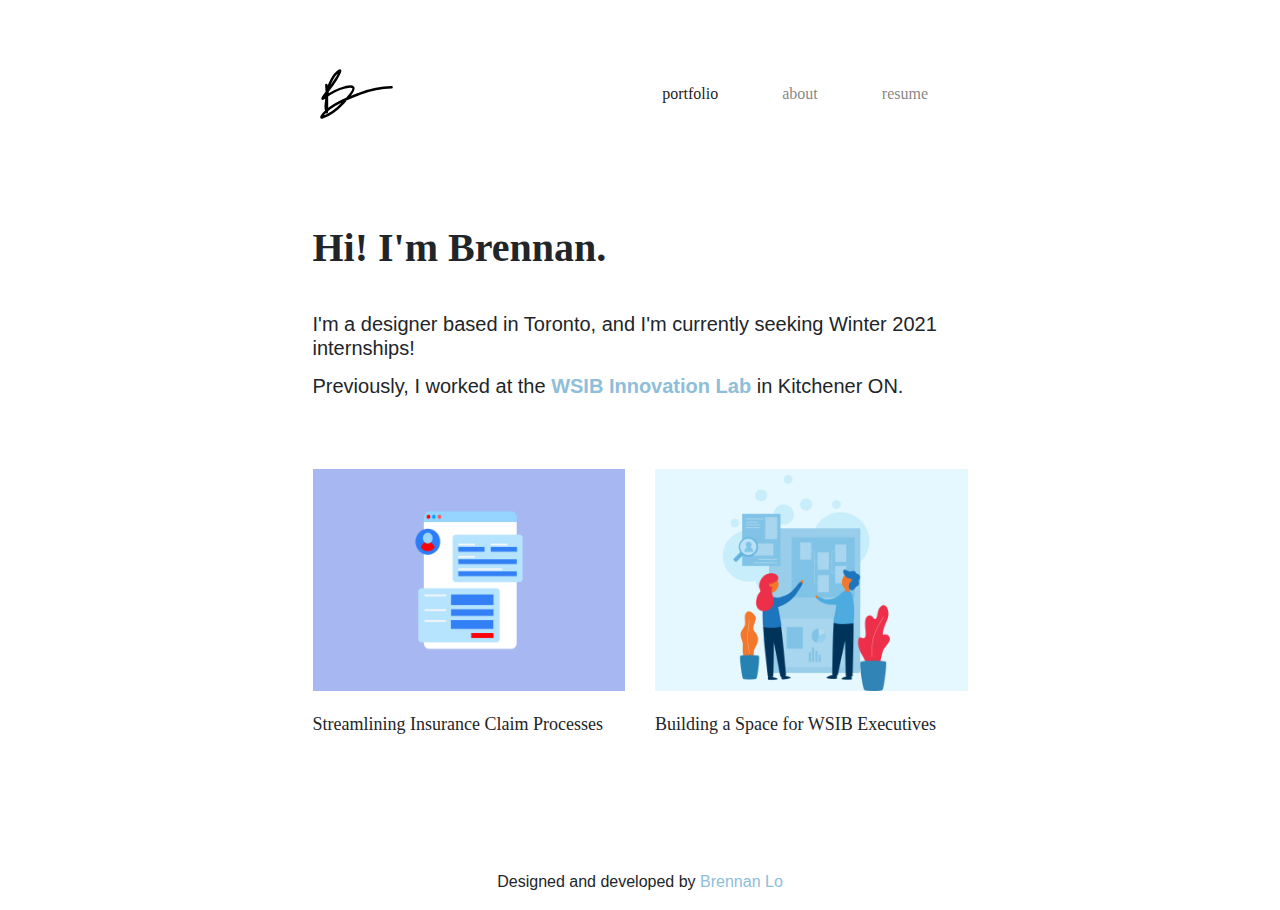
<file: index.html>
<!doctype html>
<html lang="en">
  <head>
    <!-- Required meta tags -->
    <meta charset="utf-8">
    <meta name="viewport" content="width=device-width, initial-scale=1, shrink-to-fit=no">

    <!-- Bootstrap CSS -->
    <link rel="stylesheet" href="https://stackpath.bootstrapcdn.com/bootstrap/4.3.1/css/bootstrap.min.css" integrity="sha384-ggOyR0iXCbMQv3Xipma34MD+dH/1fQ784/j6cY/iJTQUOhcWr7x9JvoRxT2MZw1T" crossorigin="anonymous">
    <link rel="stylesheet" href="style.css">
    <link rel="icon" href="./images/Group 634.png">
    <title>brennan lo</title>
  </head>
  <body>
    <nav class="navbar navbar-expand-lg navbar-light">
      <a class="navbar-brand" href="about.html"><img class="b-logo" src="./images/b logo.svg"></a>
      <button class="navbar-toggler" type="button" data-toggle="collapse" data-target="#navbarNav" aria-controls="navbarNav" aria-expanded="false" aria-label="Toggle navigation">
        <span class="navbar-toggler-icon"></span>
      </button>
      <div class="collapse navbar-collapse" id="navbarNav">
        <div class="mr-auto"></div>
        <ul class="navbar-nav">
          <li class="nav-item active">
            <a class="nav-link" href="index.html">portfolio</a>
          </li>
         <li class="nav-item"> 
            <a class="nav-link" href="about.html">about</a>
          </li>
          <li class="nav-item">
            <a class="nav-link" href="Resume 2020.pdf" target="_blank">resume</a>
          </li>
        </ul>
      </div>
    </nav>

    
      <div class="container-fluid">
        <div class="row hero">
            <h1 class="my-name">Hi! I'm Brennan.</h1>
        </div>
        <div class="row intro">
           <h5 class="blurb">I'm a designer based in Toronto, and I'm currently seeking Winter 2021 internships!</h5>
           <h5 class="blurb">Previously, I worked at the <span id="wsibIB">WSIB Innovation Lab</span> in Kitchener ON.</h5>
         </div>

         <div class="row projects">
          <div id="wsibproj1" class="col-6">
            <a href="CSR.html"><img class="proj1" src="./images/CSR Template icon.jpg"></a>
            <h5 id="csrtemp" class="body-text">Streamlining Insurance Claim Processes</h5>
          </div> 
          <div id="wsibproj2" class="col-6">
            <a href="Projects Portfolio.html"><img class="proj1" src="./images/Projects Portfolio icon 2.jpg"></a>
            <h5 id="projport" class="body-text">Building a Space for WSIB Executives</h5>
          </div>
          </div>
        </div> 
        <footer>
          <p id="footer-text">Designed and developed by <span id="footer-name">Brennan Lo</span></p>
      </footer>

    <!-- Optional JavaScript -->
    <!-- jQuery first, then Popper.js, then Bootstrap JS -->

    <script src="https://code.jquery.com/jquery-3.3.1.slim.min.js" integrity="sha384-q8i/X+965DzO0rT7abK41JStQIAqVgRVzpbzo5smXKp4YfRvH+8abtTE1Pi6jizo" crossorigin="anonymous"></script>
    <script src="https://cdnjs.cloudflare.com/ajax/libs/popper.js/1.14.7/umd/popper.min.js" integrity="sha384-UO2eT0CpHqdSJQ6hJty5KVphtPhzWj9WO1clHTMGa3JDZwrnQq4sF86dIHNDz0W1" crossorigin="anonymous"></script>
    <script src="https://stackpath.bootstrapcdn.com/bootstrap/4.3.1/js/bootstrap.min.js" integrity="sha384-JjSmVgyd0p3pXB1rRibZUAYoIIy6OrQ6VrjIEaFf/nJGzIxFDsf4x0xIM+B07jRM" crossorigin="anonymous"></script>
  </body>
</html>
</file>
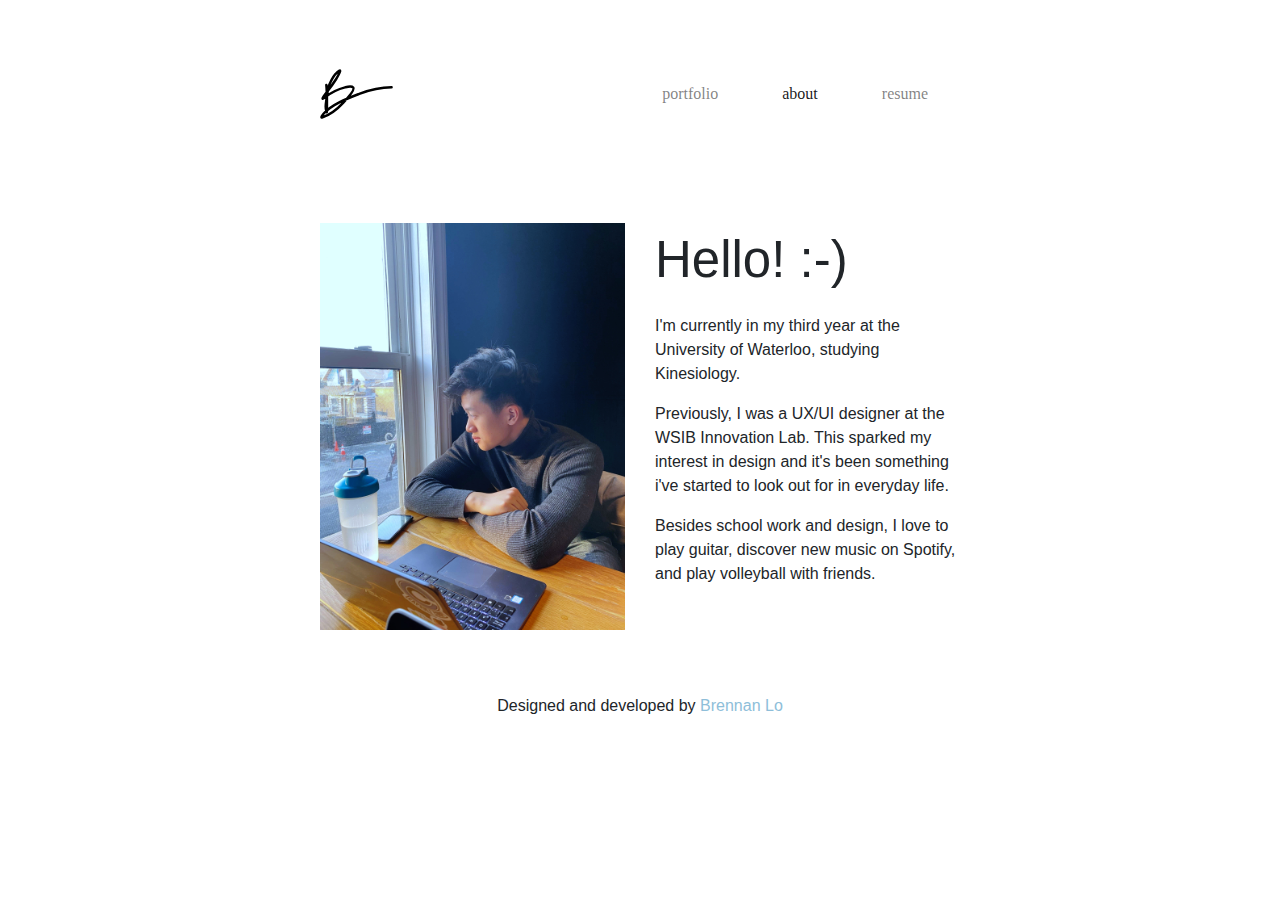
<file: about.html>
<!doctype html>
<html lang="en">
  <head>
    <!-- Required meta tags -->
    <meta charset="utf-8">
    <meta name="viewport" content="width=device-width, initial-scale=1, shrink-to-fit=no">

    <!-- Bootstrap CSS -->
    <link rel="stylesheet" href="https://stackpath.bootstrapcdn.com/bootstrap/4.3.1/css/bootstrap.min.css" integrity="sha384-ggOyR0iXCbMQv3Xipma34MD+dH/1fQ784/j6cY/iJTQUOhcWr7x9JvoRxT2MZw1T" crossorigin="anonymous">
    <link rel="stylesheet" href="style.css">
    <link rel="icon" href="./images/Group 634.png">
    <title>brennan lo</title>
  </head>
  <body>
    <nav class="navbar navbar-expand-lg navbar-light">
      <a class="navbar-brand" href="about.html"><img class="b-logo" src="./images/b logo.svg"></a>
      <button class="navbar-toggler" type="button" data-toggle="collapse" data-target="#navbarNav" aria-controls="navbarNav" aria-expanded="false" aria-label="Toggle navigation">
        <span class="navbar-toggler-icon"></span>
      </button>
      <div class="collapse navbar-collapse" id="navbarNav">
        <div class="mr-auto"></div>
        <ul class="navbar-nav">
          <li class="nav-item">
            <a class="nav-link" href="index.html">portfolio <span class="sr-only">(current)</span></a>
          </li>
         <li class="nav-item active"> 
            <a class="nav-link" href="about.html">about</a>
          </li>
          <li class="nav-item">
            <a class="nav-link" href="Resume 2020.pdf" target="_blank">resume</a>
          </li>
        </ul>
      </div>
    </nav>
    <div class="main-content">
        <div class="row">
            <div class="col-6">
                <img id="me"src="images/about pic.jpg">
            </div>
            <div class="col-6 about-section">
                <h1 class="hello-eyes">Hello! :-)</h1>
                <p class="about-text">I'm currently in my third year at the University of Waterloo, studying Kinesiology. </p>               
                <p class="about-text">Previously, I was a UX/UI designer at the WSIB Innovation Lab. This sparked my interest in design and it's been something i've started to look out for in everyday life.</p>               
                <p class="about-text">Besides school work and design, I love to play guitar, discover new music on Spotify, and play volleyball with friends. </p>               

            </div>
        </div>
    </div>
    <footer>
        <p id="footer-text">Designed and developed by <span id="footer-name">Brennan Lo</span></p>
    </footer>
</body>
</file>
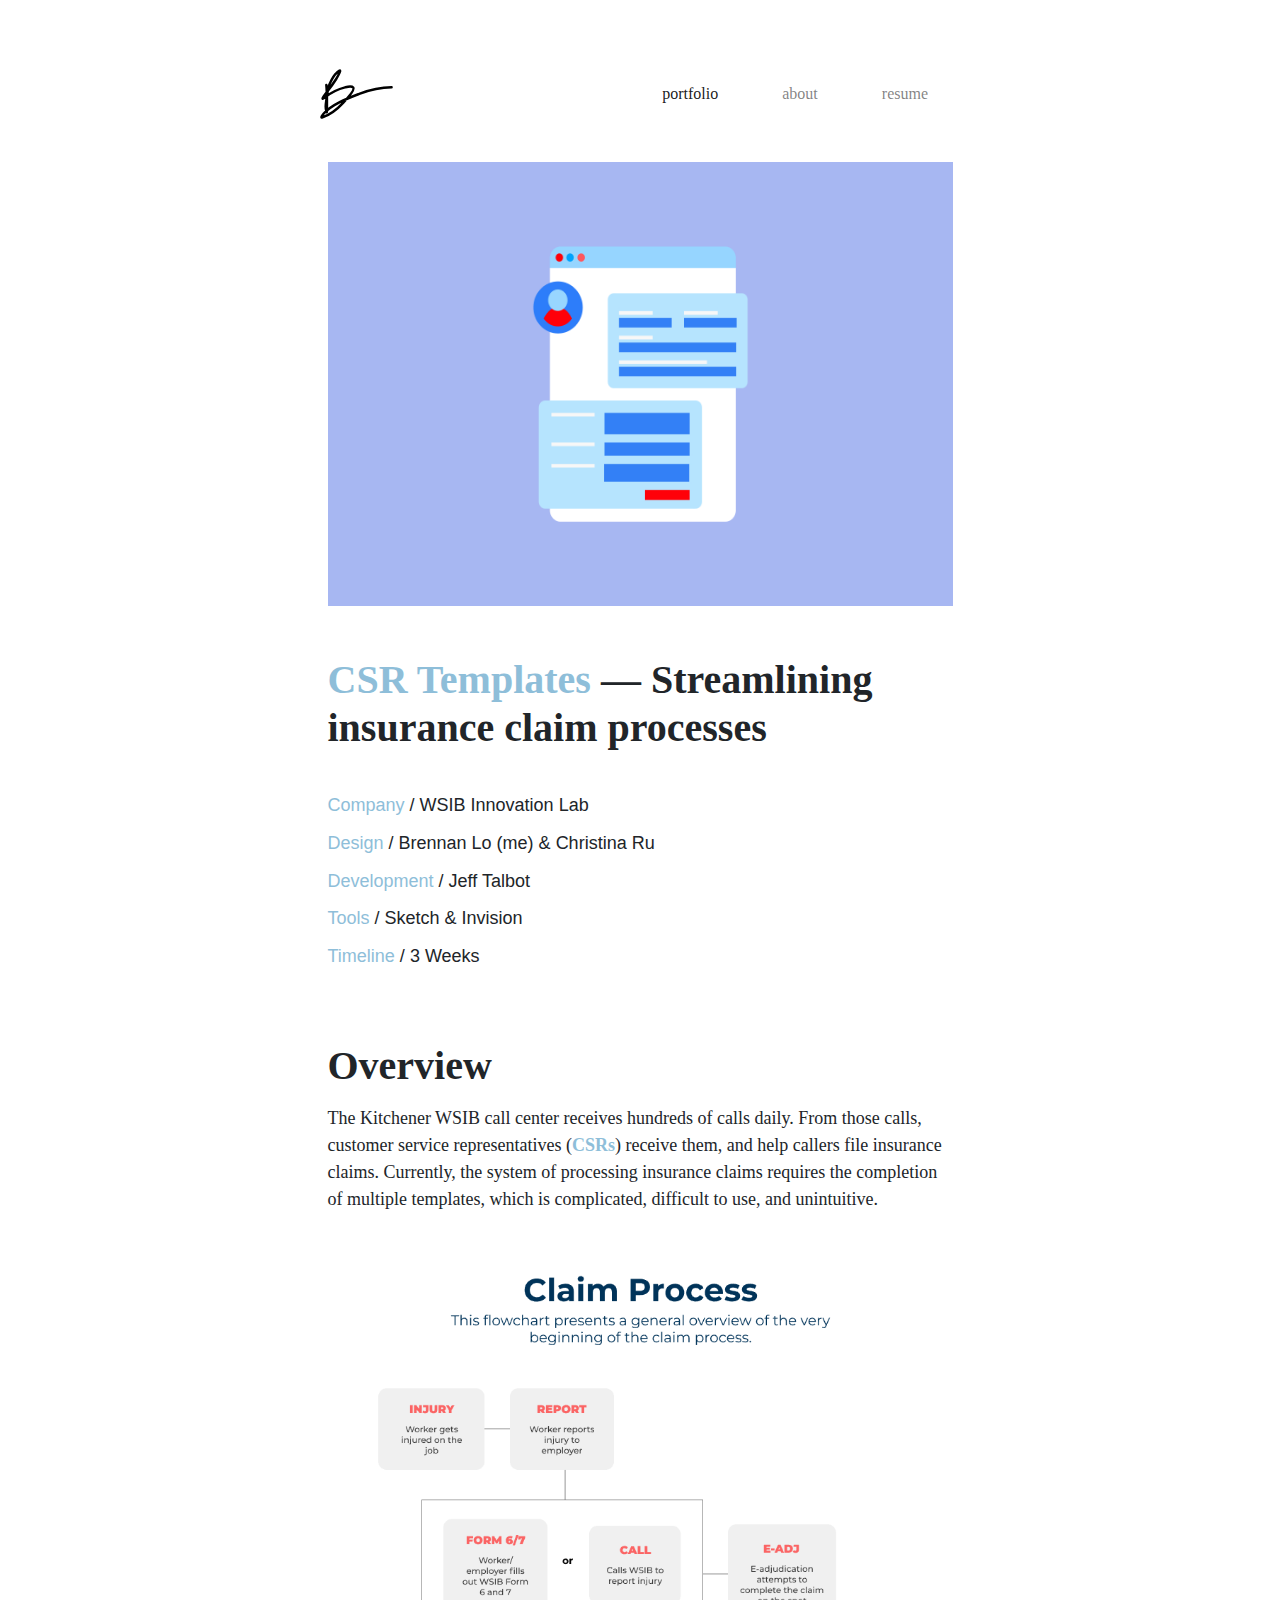
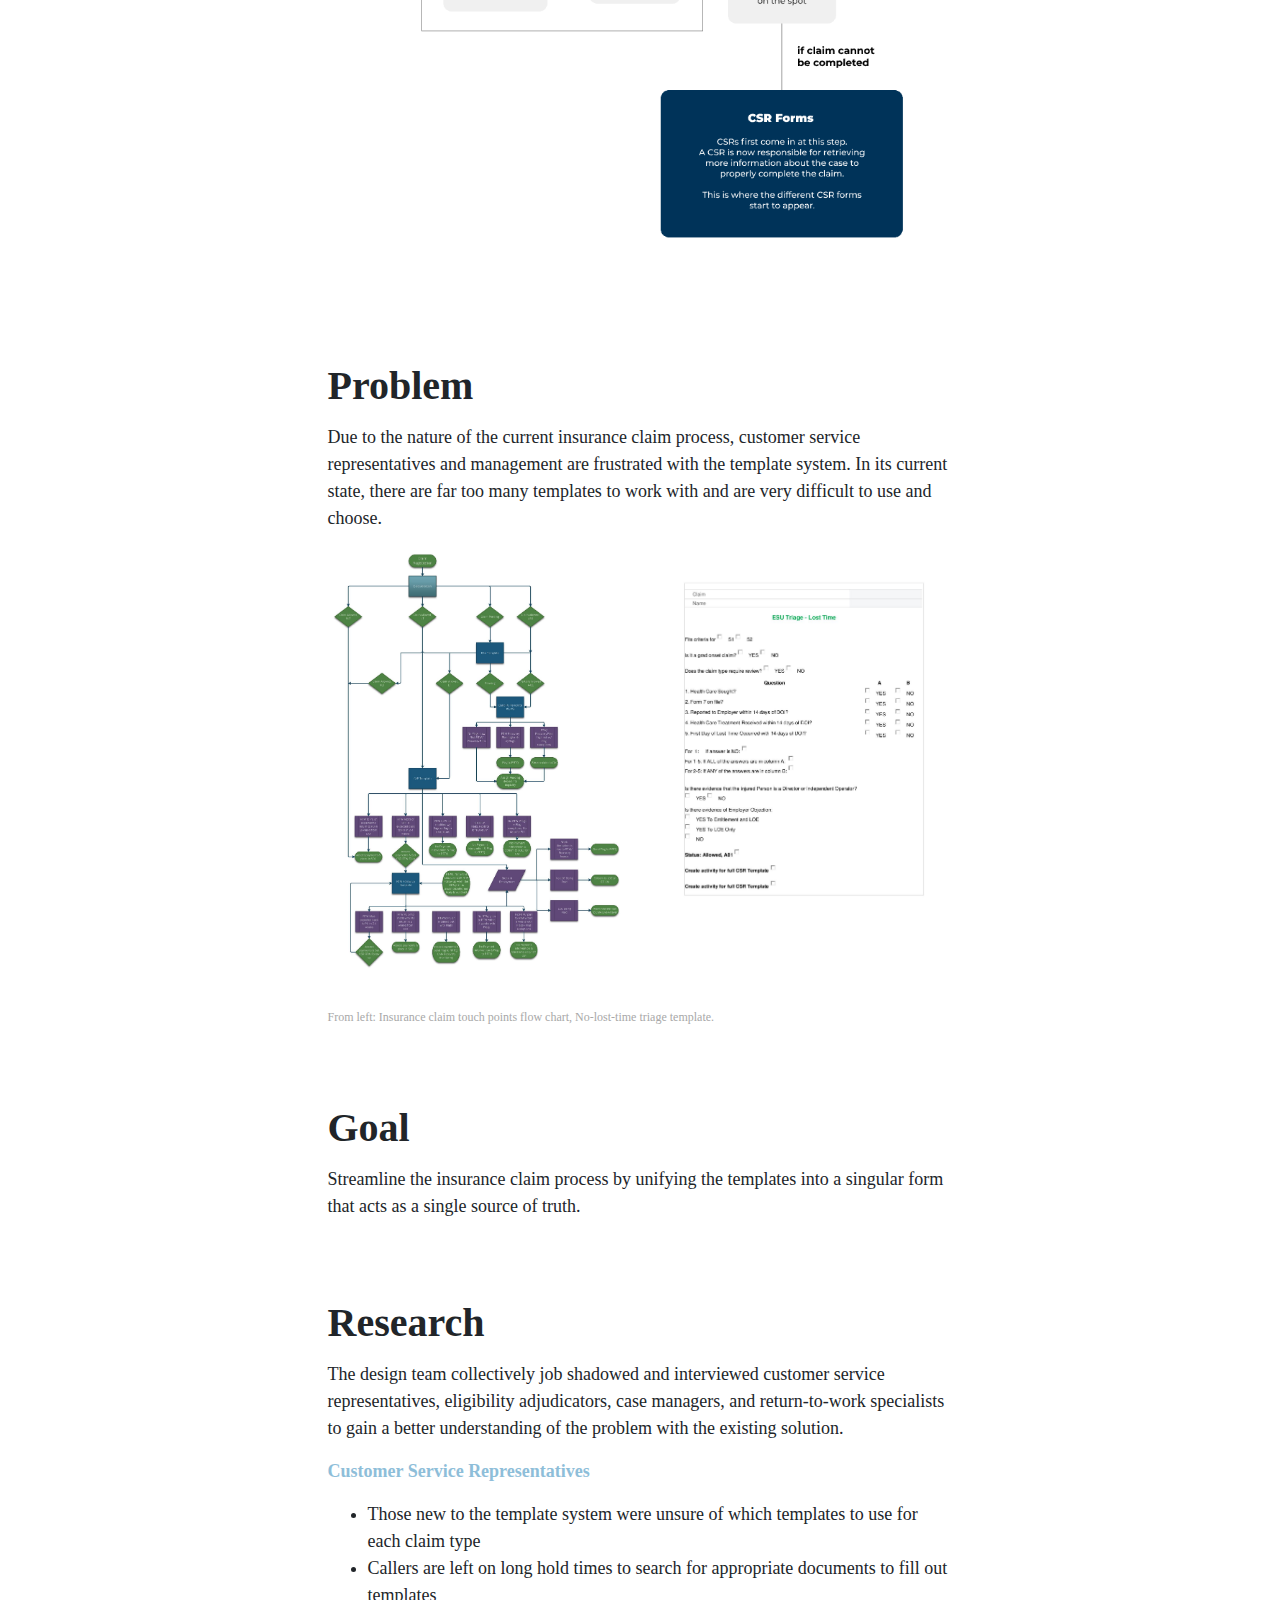
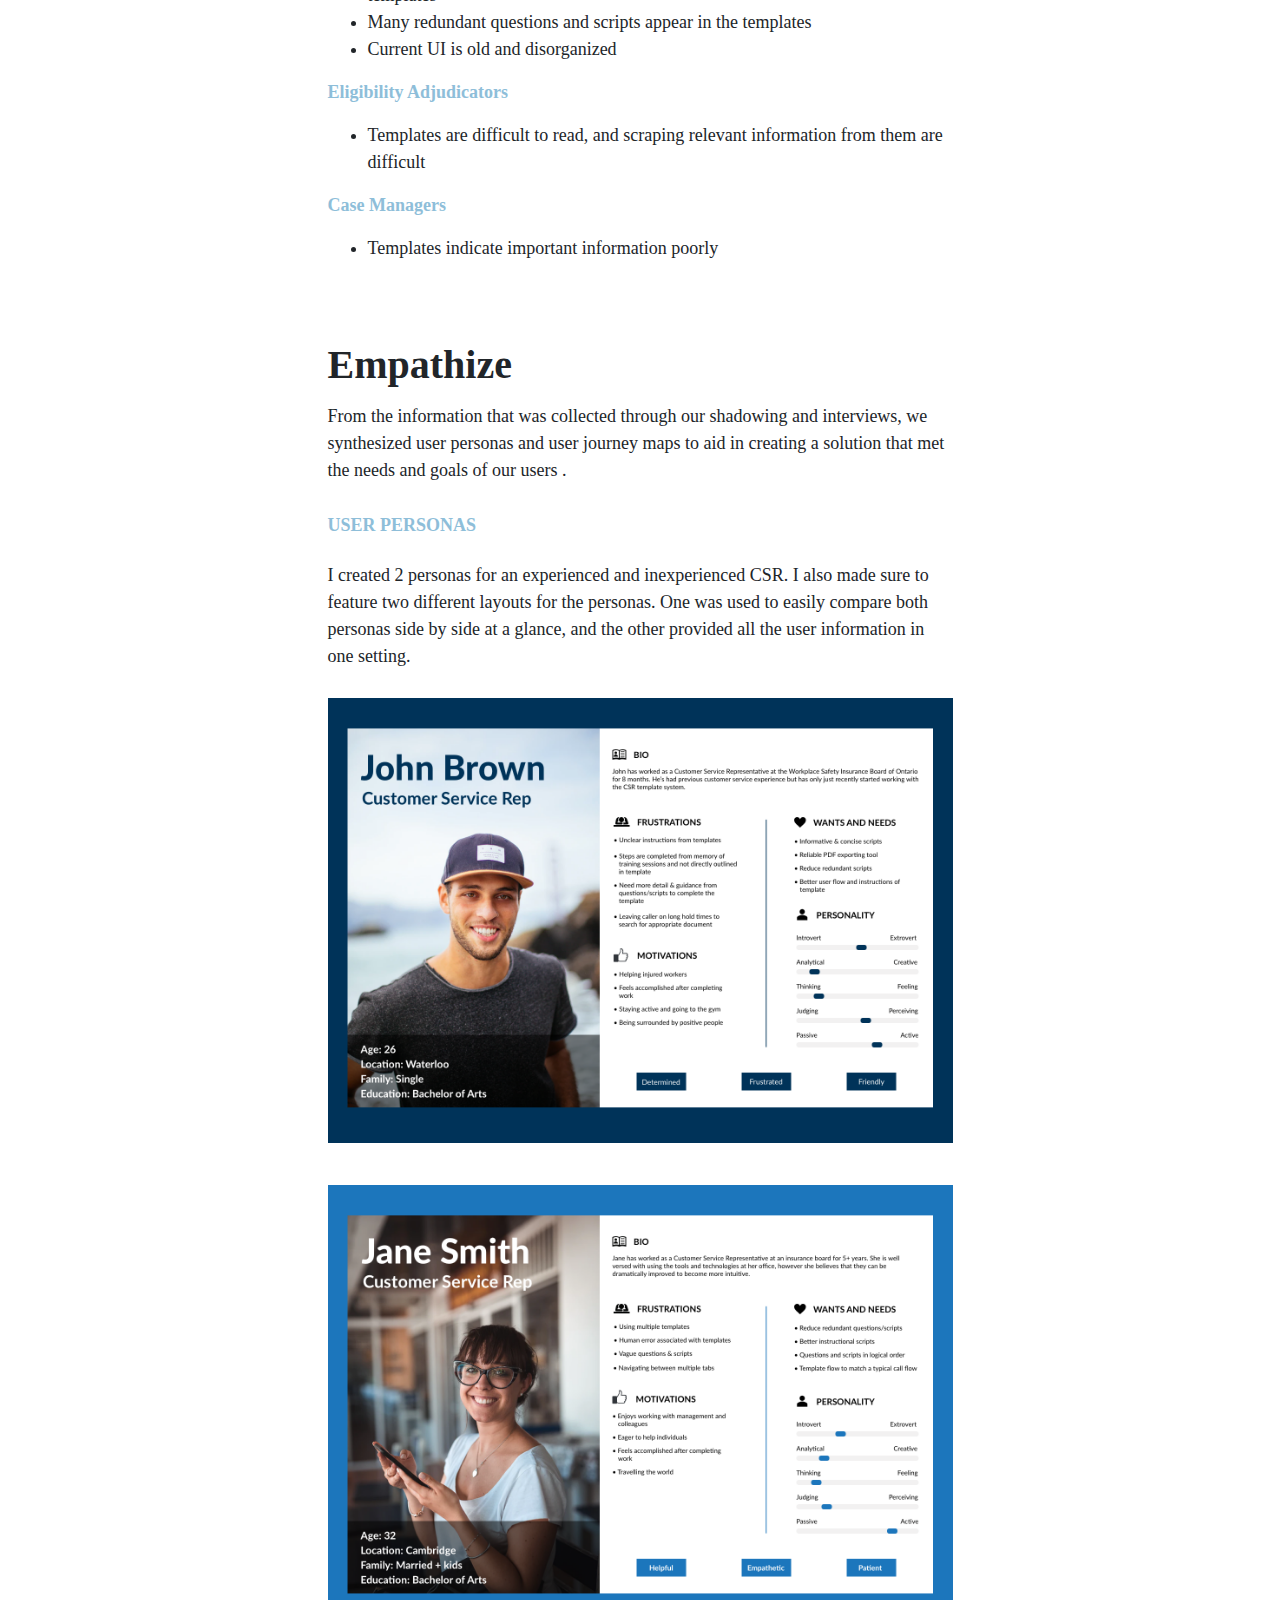
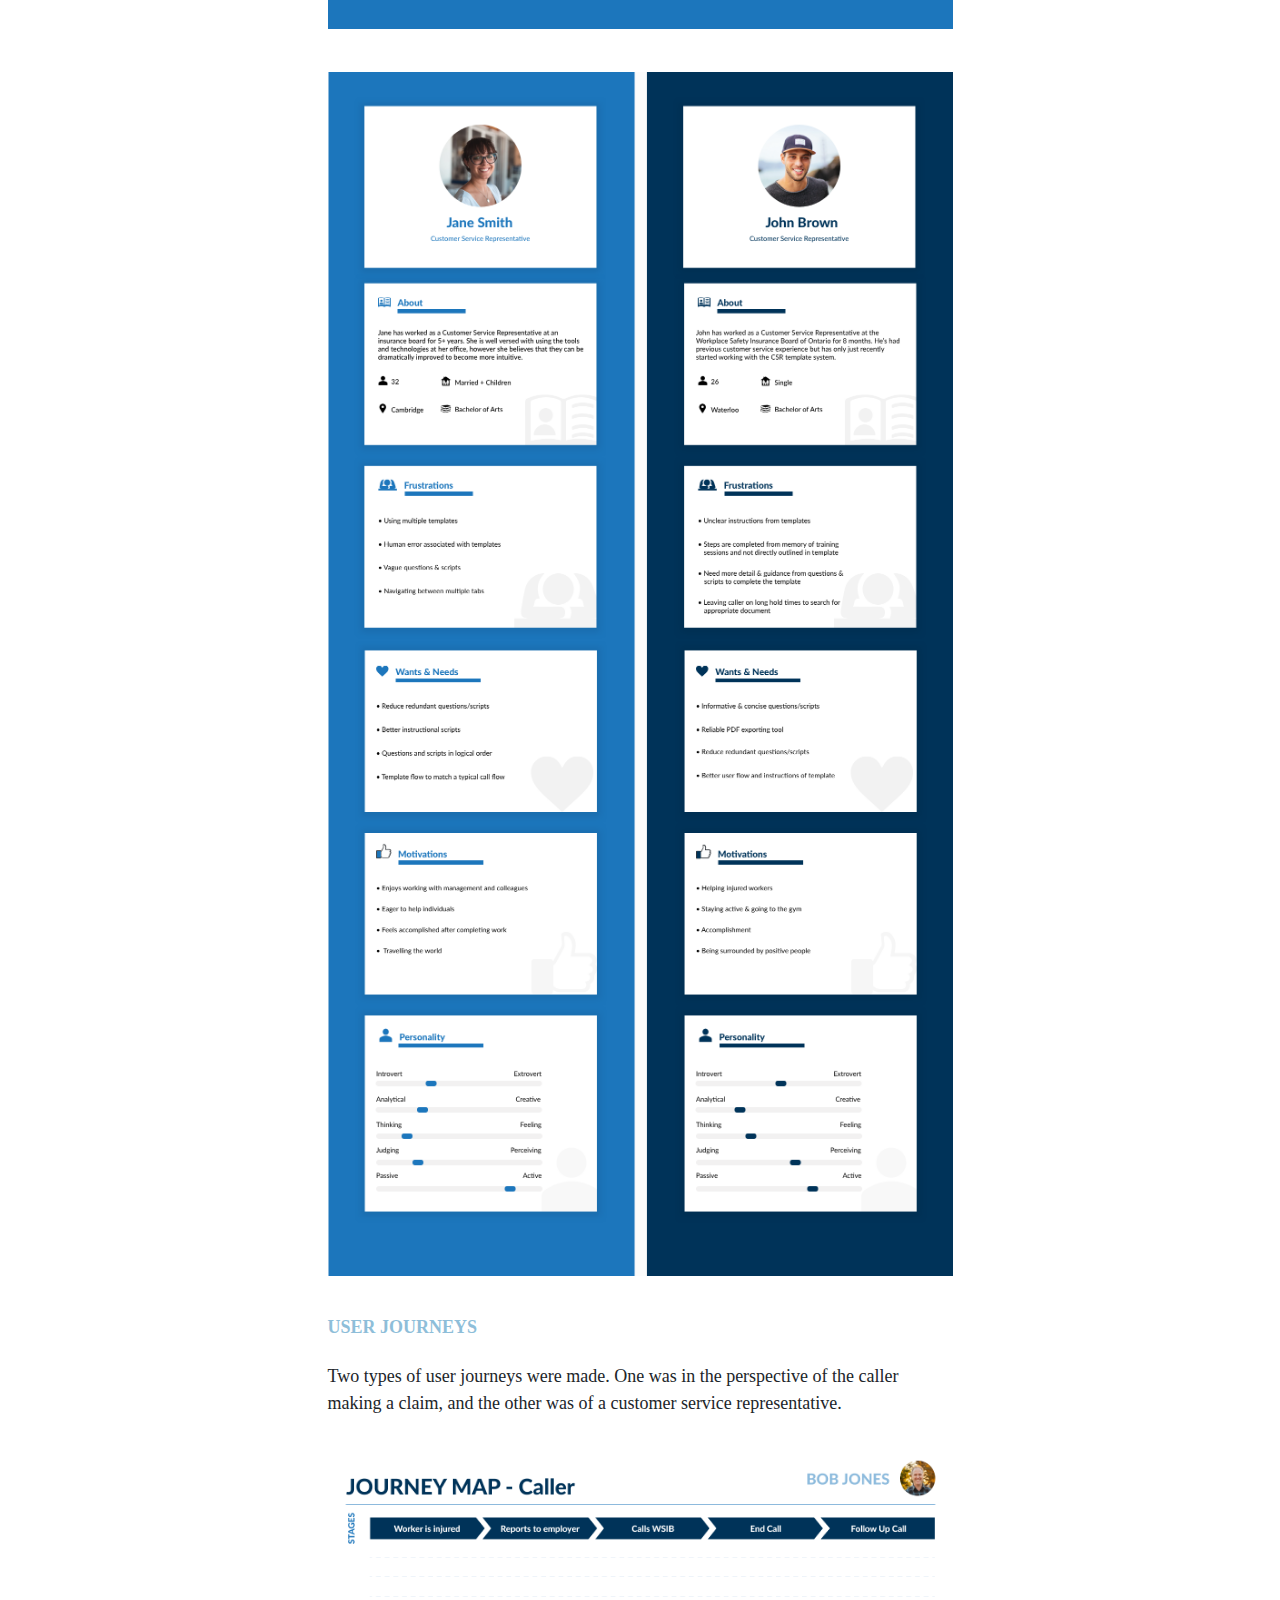
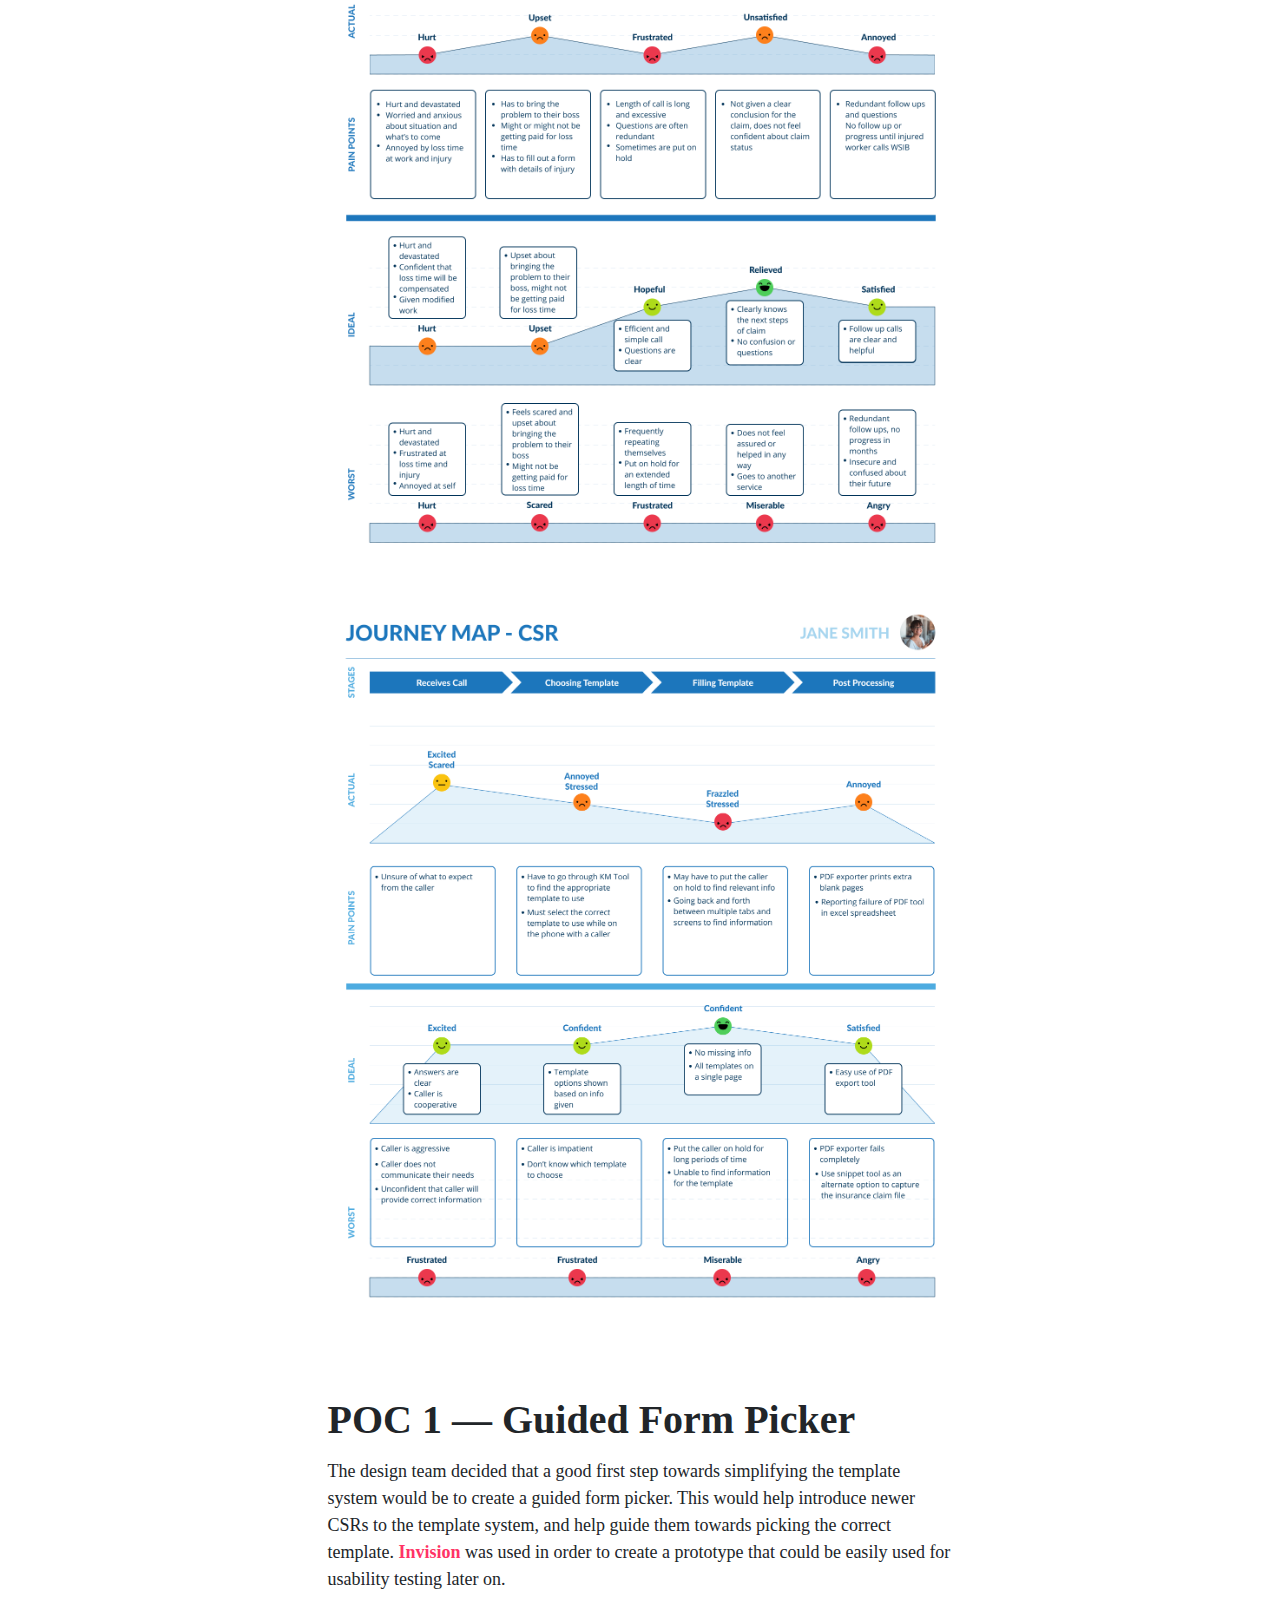
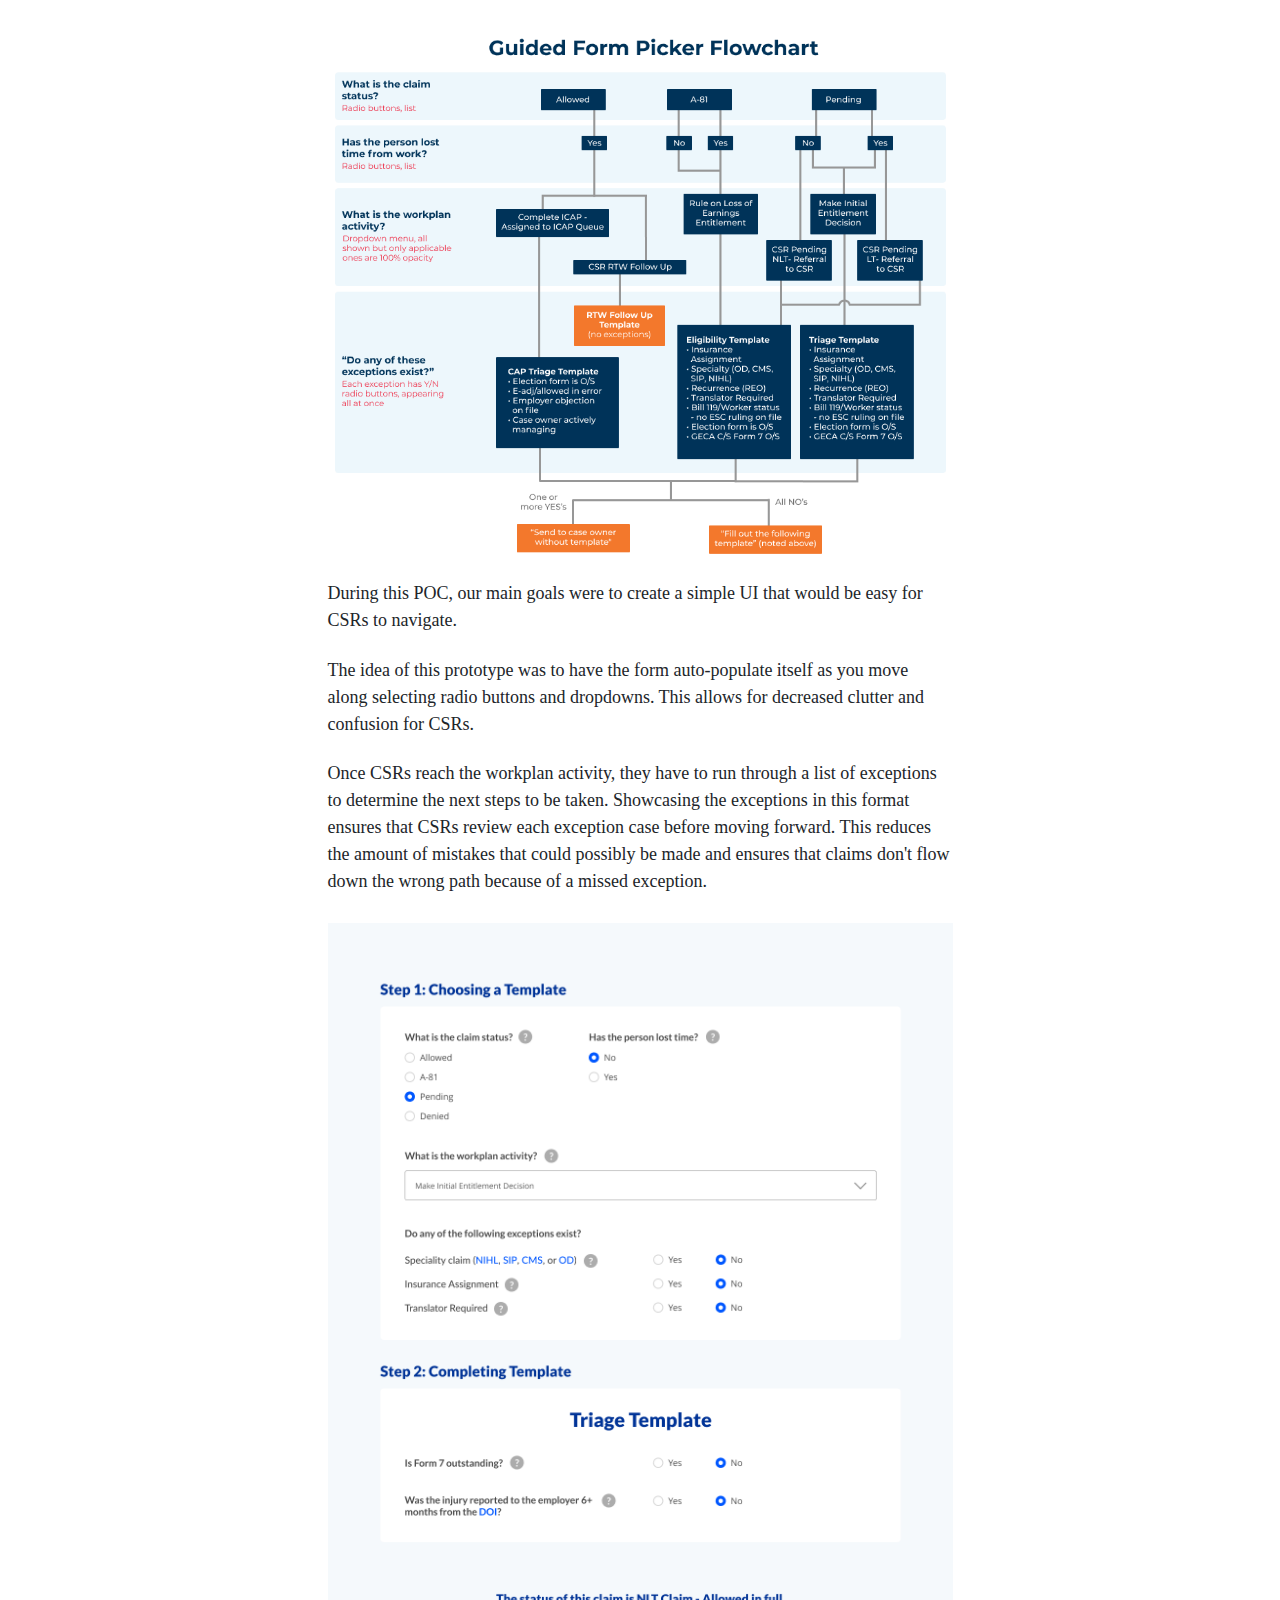
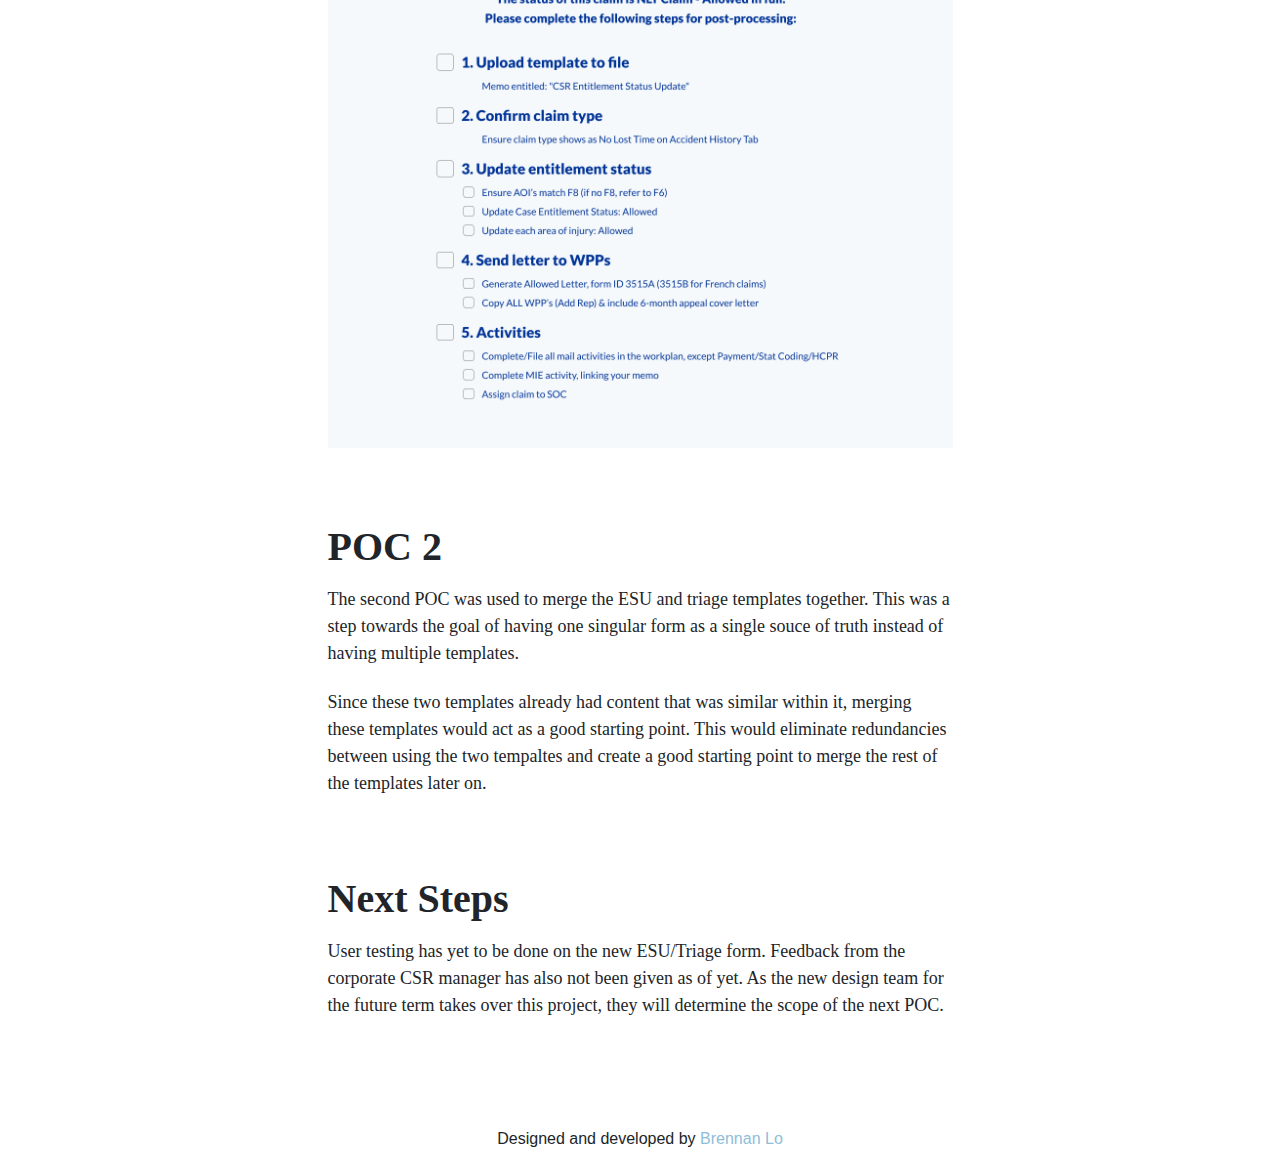
<file: CSR.html>
<!doctype html>
<html lang="en">
  <head>
    <!-- Required meta tags -->
    <meta charset="utf-8">
    <meta name="viewport" content="width=device-width, initial-scale=1, shrink-to-fit=no">

    <!-- Bootstrap CSS -->
    <link rel="stylesheet" href="https://stackpath.bootstrapcdn.com/bootstrap/4.3.1/css/bootstrap.min.css" integrity="sha384-ggOyR0iXCbMQv3Xipma34MD+dH/1fQ784/j6cY/iJTQUOhcWr7x9JvoRxT2MZw1T" crossorigin="anonymous">
    <link rel="stylesheet" href="style.css">
    <link rel="icon" href="./images/Group 634.png">
    <title>brennan lo</title>
  </head>
  <body>
    <nav class="navbar navbar-expand-lg navbar-light">
      <a class="navbar-brand" href="about.html"><img class="b-logo" src="./images/b logo.svg"></a>
      <button class="navbar-toggler" type="button" data-toggle="collapse" data-target="#navbarNav" aria-controls="navbarNav" aria-expanded="false" aria-label="Toggle navigation">
        <span class="navbar-toggler-icon"></span>
      </button>
      <div class="collapse navbar-collapse" id="navbarNav">
        <div class="mr-auto"></div>
        <ul class="navbar-nav">
          <li class="nav-item active">
            <a class="nav-link" href="index.html">portfolio <span class="sr-only">(current)</span></a>
          </li>
          <li class="nav-item">
            <a class="nav-link" href="about.html">about</a>
          </li>
          <li class="nav-item">
            <a class="nav-link" href="Resume 2020.pdf" target="_blank">resume</a>
          </li>
        </ul>
      </div>
    </nav>
    <div class="container-fluid">
        <div class="main-content">
             <div class="banner">
                <img class="banner-pic" src="images/CSR Template icon.jpg">
             </div>
        <div class="case-title">
            <h1 class="thicc"><span class="thicc-title">CSR Templates</span> — Streamlining insurance claim processes</h1>
        </div>
        <div class="row case-info">
            <div class="col-8">
                <h5 class="case-space"><span class="case-colour">Company</span> / <span class="lcc">WSIB Innovation Lab</span></h5>
                <h5 class="case-space"><span class="case-colour">Design</span> / <span class="lcc">Brennan Lo (me) & Christina Ru</span></h5>
                <h5 class="case-space"><span class="case-colour">Development</span> / <span class="lcc">Jeff Talbot</span></h5>
                <h5 class="case-space"><span class="case-colour">Tools</span> / <span class="lcc">Sketch & Invision</span></h5>
                <h5 class="case-space"><span class="case-colour">Timeline</span> / <span class="lcc">3 Weeks</span></h5>
            </div>
        </div>

        <div class="overview">
            <h1 class="case-header">Overview</h1>
            <p class="body-text">The Kitchener WSIB call center receives hundreds of calls daily. From those
              calls, customer service representatives (<span id="csr">CSRs</span>) receive them, and help callers file insurance claims.
               Currently, the system of processing insurance claims requires the completion of multiple templates,
                which is complicated, difficult to use, and unintuitive. </p>
                <div class="row">
                  <div class="col-12">
                      <img id="general-process" src="images/general claim flow.png">
                  </div>    
        </div>
        </div>

        <div class="problem">
          <h1 class="case-header">Problem</h1>
          <p class="body-text">Due to the nature of the current insurance claim process, customer service representatives 
            and management are frustrated with the template system. In its current state, there are far too many templates
            to work with and are very difficult to use and choose.</p>
          <div class="problem-pics">
            <div class="row">
              <div class="col-6">
                  <img id="claims-process" src="images/claim process.jpg">
              </div>
              <div class="col-6">
                  <img id="triage" src="images/NLT triage.jpg">
              </div>  
            </div> 
            <p class="caption">From left: Insurance claim touch points flow chart, No-lost-time triage template.</p>
          </div>       
          </div>

          <!-- border the goal or something-->

      <div class="goal">
        <h1 class="case-header">Goal</h1>
        <p class="body-text">Streamline the insurance claim process by unifying the templates into a singular 
          form that acts as a single source of truth. </p>
      </div>
      
    <div class="research">
      <h1 class="case-header">Research</h1>
      <p class="body-text">The design team collectively job shadowed and interviewed customer service
          representatives, eligibility adjudicators, case managers, and return-to-work specialists to gain a
           better understanding of the problem with the existing solution.</p>
    </div>


    <p class="case-subheader">Customer Service Representatives</p>
    <ul class="bullets">
      <li>
        Those new to the template system were unsure of which templates to use for each claim type
      </li>
      <li>
        Callers are left on long hold times to search for appropriate documents to fill out templates
      </li>
      <li>
        Many redundant questions and scripts appear in the templates
      </li>
      <li>
        Current UI is old and disorganized
      </li>
    </ul>
    <p class="case-subheader">Eligibility Adjudicators</p>
    <ul class="bullets">
      <li>
        Templates are difficult to read, and scraping relevant information from them are difficult
      </li>
    </ul>
    <p class="case-subheader">Case Managers</p>
    <ul class="bullets">
      <li>
        Templates indicate important information poorly
      </li>
    </ul>


  <div class="empathize">
    <h1 class="case-header">Empathize</h1>
    <p class="body-text">From the information that was collected through our shadowing and interviews,
       we synthesized user personas and user journey maps to aid in creating a solution that met the needs and goals of our users
       .</p>
  </div>

<div class="persona">
  <p class="case-subheader">USER PERSONAS</p>
  <p class="body-text">I created 2 personas for an experienced and inexperienced CSR. I also made sure
     to feature two different layouts for the personas. One was used to easily compare both personas side
      by side at a glance, and the other provided all the user information in one setting.</p>
      <div class="problem-pics">
        <div class="row">
          <div class="col-12">
              <img class="persona" src="images/persona 1.png">
          </div> 
        </div>
        <div class="row">
          <div class="col-12">
              <img class="persona" src="images/persona 2.png">
          </div> 
        </div>
        <div class="row">
          <div class="col-12">
              <img class="persona-comparison" src="images/persona comparison.png">
          </div> 
      </div>       
      </div>



<div class="journeys">
  <p class="case-subheader">USER JOURNEYS</p>
  <p class="body-text">Two types of user journeys were made. One was in the perspective of the caller making a claim, and the other was of a customer service representative. </p>
</div>
<div class="row">
  <div class="col-12">
      <img class="journey-maps" src="images/Caller v2.png">
  </div> 
</div>
<div class="row">
  <div class="col-12">
      <img class="journey-maps" src="images/csr journey.png">
  </div> 
</div>

<div class="poc1">
  <h1 class="case-header">POC 1 — Guided Form Picker</h1>
  <p class="body-text">The design team decided that a good first step towards simplifying the template system would be to create a guided form picker. This would help introduce newer
     CSRs to the template system, and help guide them towards picking the correct template. <span id="invision">Invision</span> was used in order to create a prototype that could be easily used for usability testing later on. </p>
     <div class="row">
      <div class="col-12">
          <img class="journey-maps" src="images/Guided Form Picker flow.png">
      </div> 
    </div>
    <p class="body-text">During this POC, our main goals were to create a simple UI that would be easy for CSRs to navigate.</p>
    <p class="body-text">The idea of this prototype was to have the form auto-populate itself as you move along selecting radio buttons and dropdowns. This allows for decreased clutter and confusion for CSRs.</p>
    <p class="body-text">Once CSRs reach the workplan activity, they have to run through a list of exceptions to determine the next steps to be taken. Showcasing the exceptions in this format ensures that CSRs review 
      each exception case before moving forward. This reduces the amount of mistakes that could possibly be made and ensures that claims don't flow down the wrong path because of a missed exception. </p>
    <div class="row">
      <div class="col-12">
          <img class="journey-maps" src="images/poc 1.png">
      </div> 
    </div> 

    <!--usability testing section for POC 1-->

</div>
    <div class="poc2">
      <h1 class="case-header">POC 2</h1>
      <p class="body-text">The second POC was used to merge the ESU and triage templates together. This was a step towards the goal of having one singular form as a single souce of truth instead of having multiple templates.</p>
      <p class="body-text">Since these two templates already had content that was similar within it, merging these templates would act as a good starting point. This would eliminate redundancies between using the two tempaltes and create a good starting point to merge the rest of the templates later on.</p>

    </div>    

    <div class="next-steps">
      <h1 class="case-header">Next Steps</h1>
      <p class="body-text">User testing has yet to be done on the new ESU/Triage form. Feedback from the corporate CSR manager has also not been given as of yet. As the new design team for the future term takes over this project, they will determine the scope of the next POC.</p>
    </div> 
    </div>

    </div>
    <footer>
      <p id="footer-text">Designed and developed by <span id="footer-name">Brennan Lo</span></p>
  </footer>
    </body>
</file>
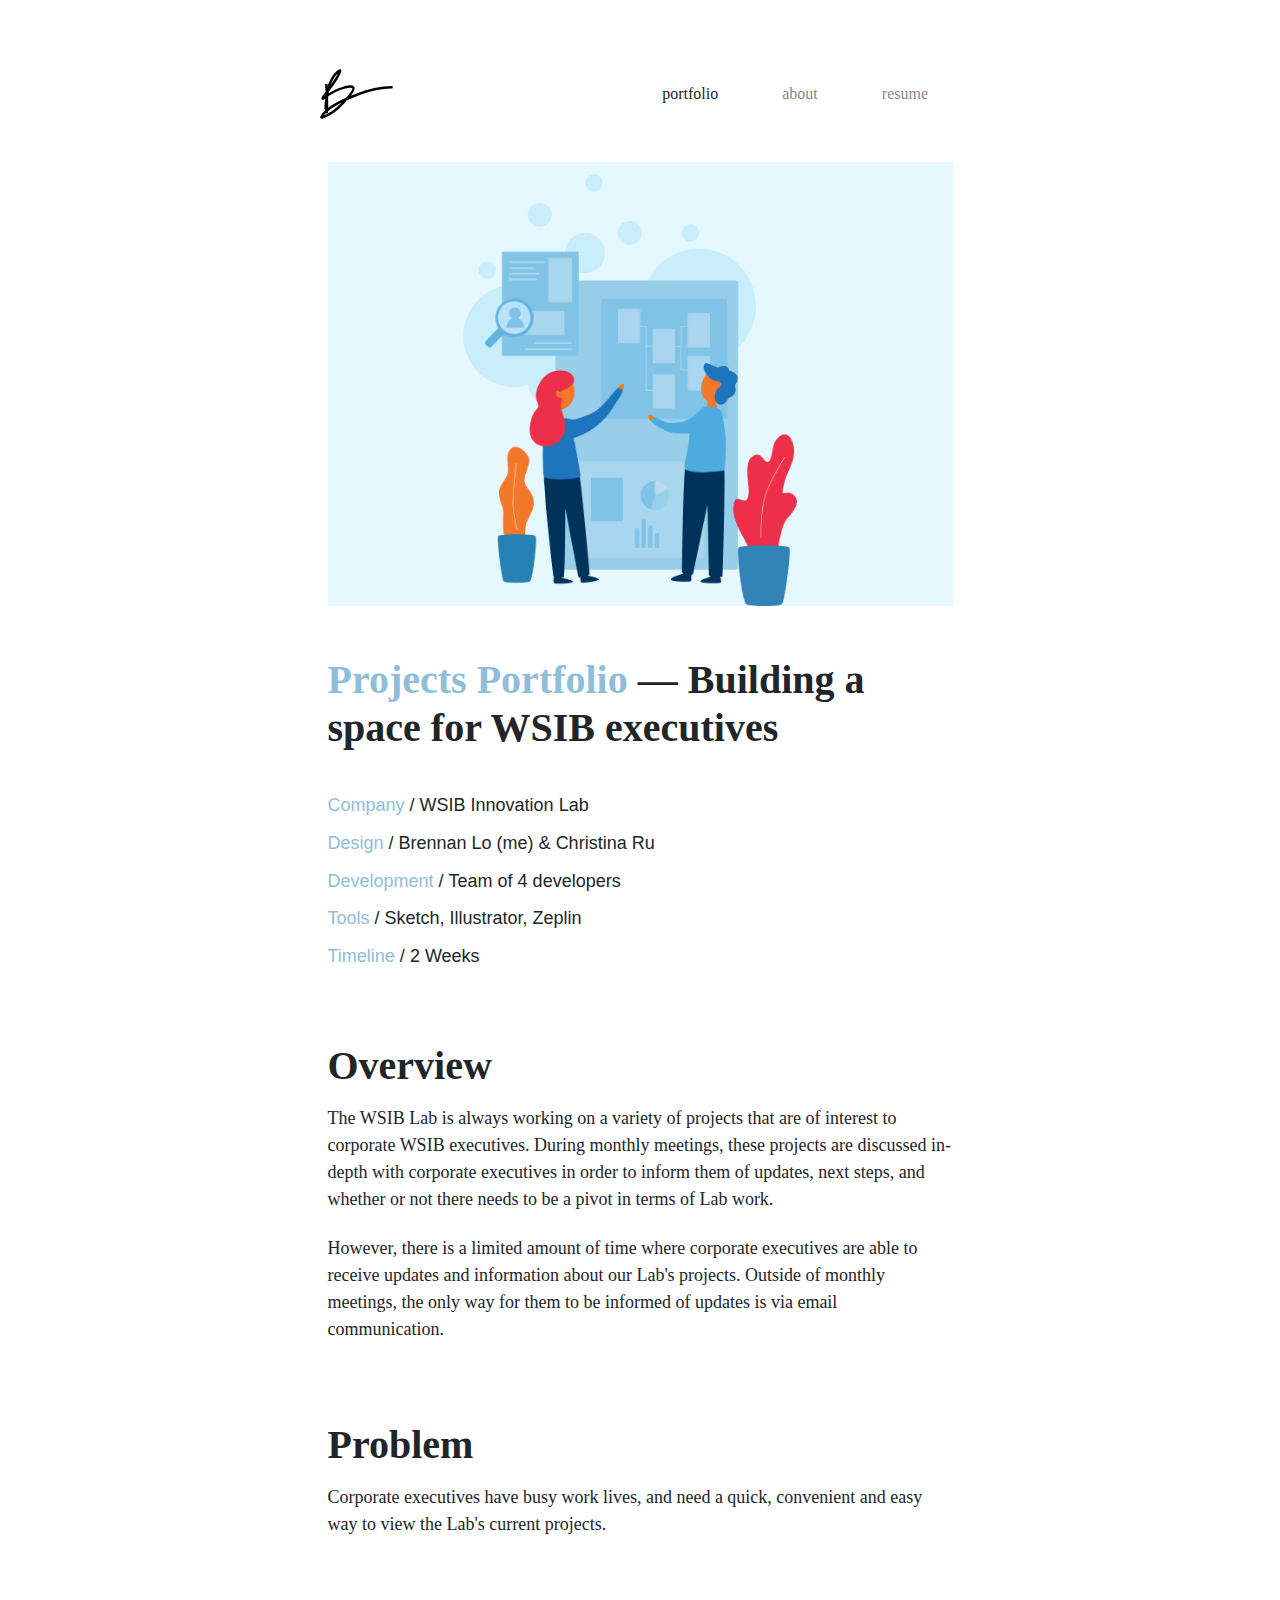
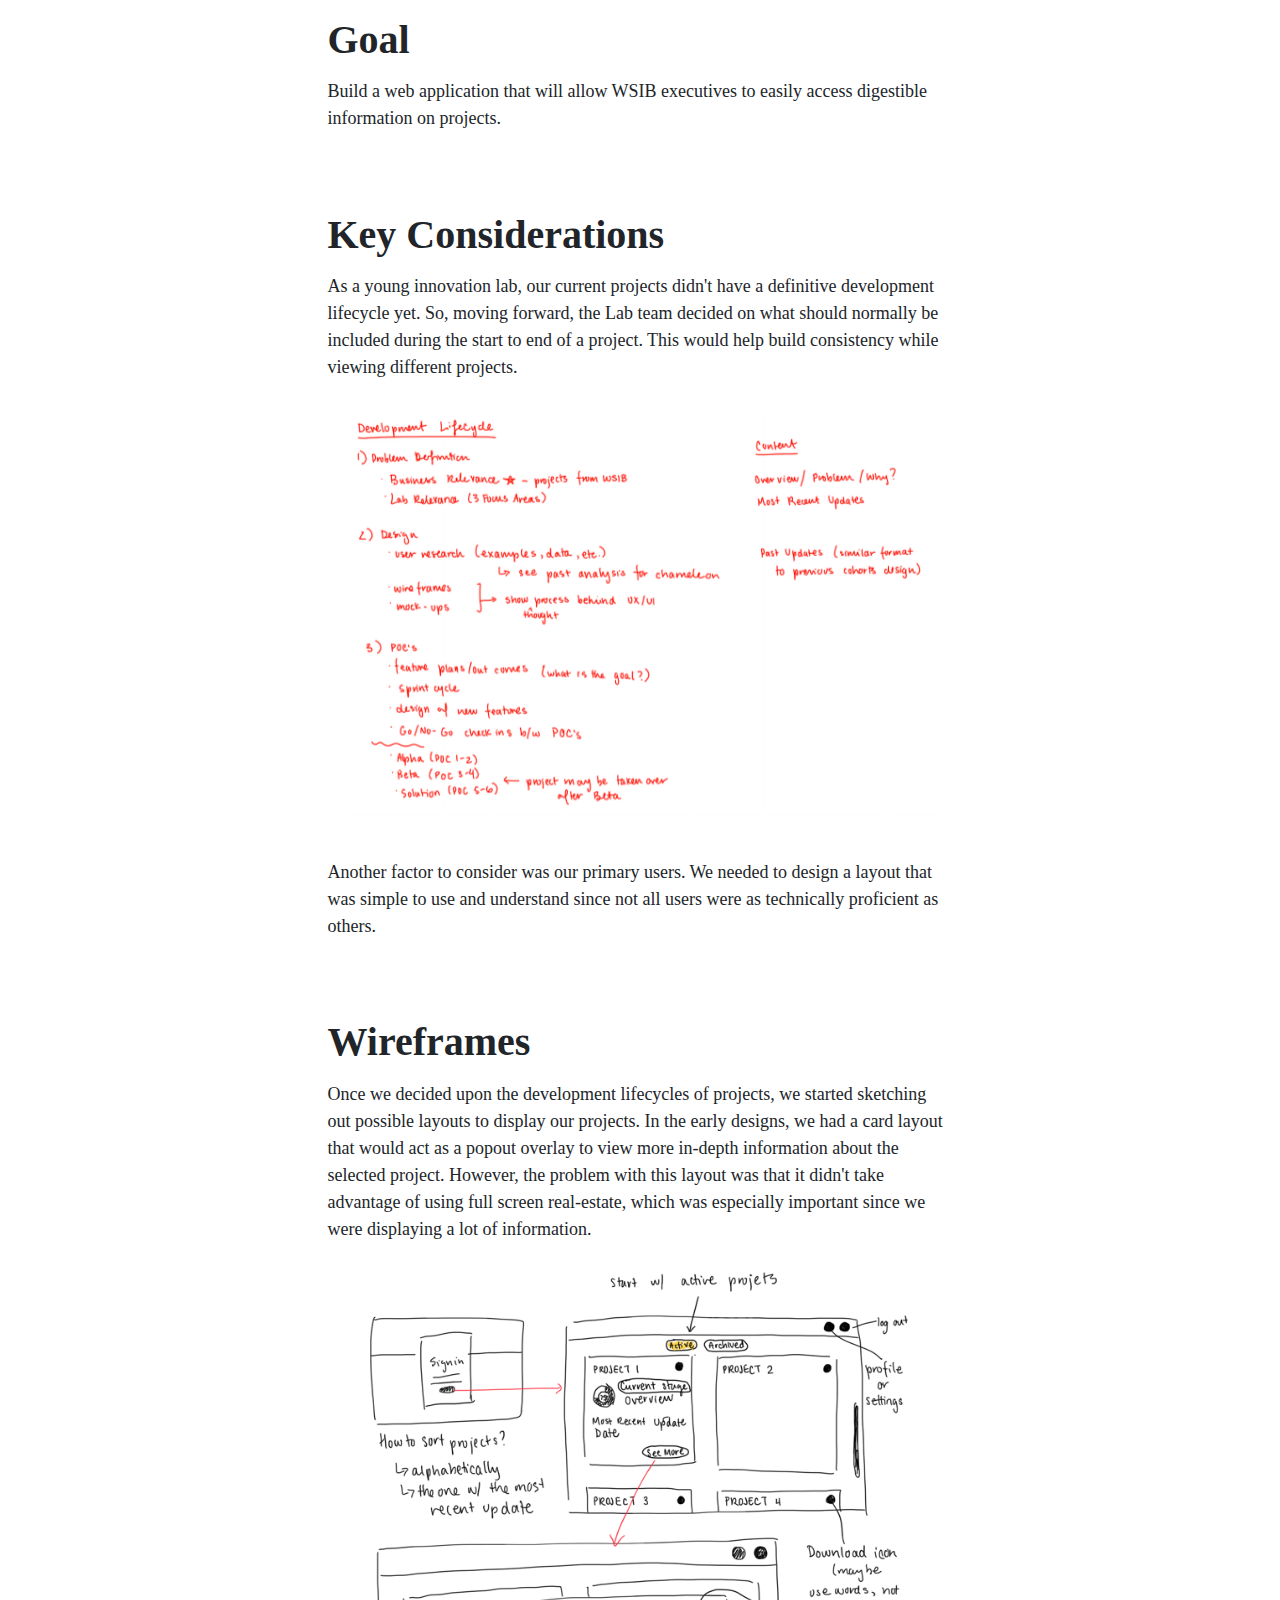
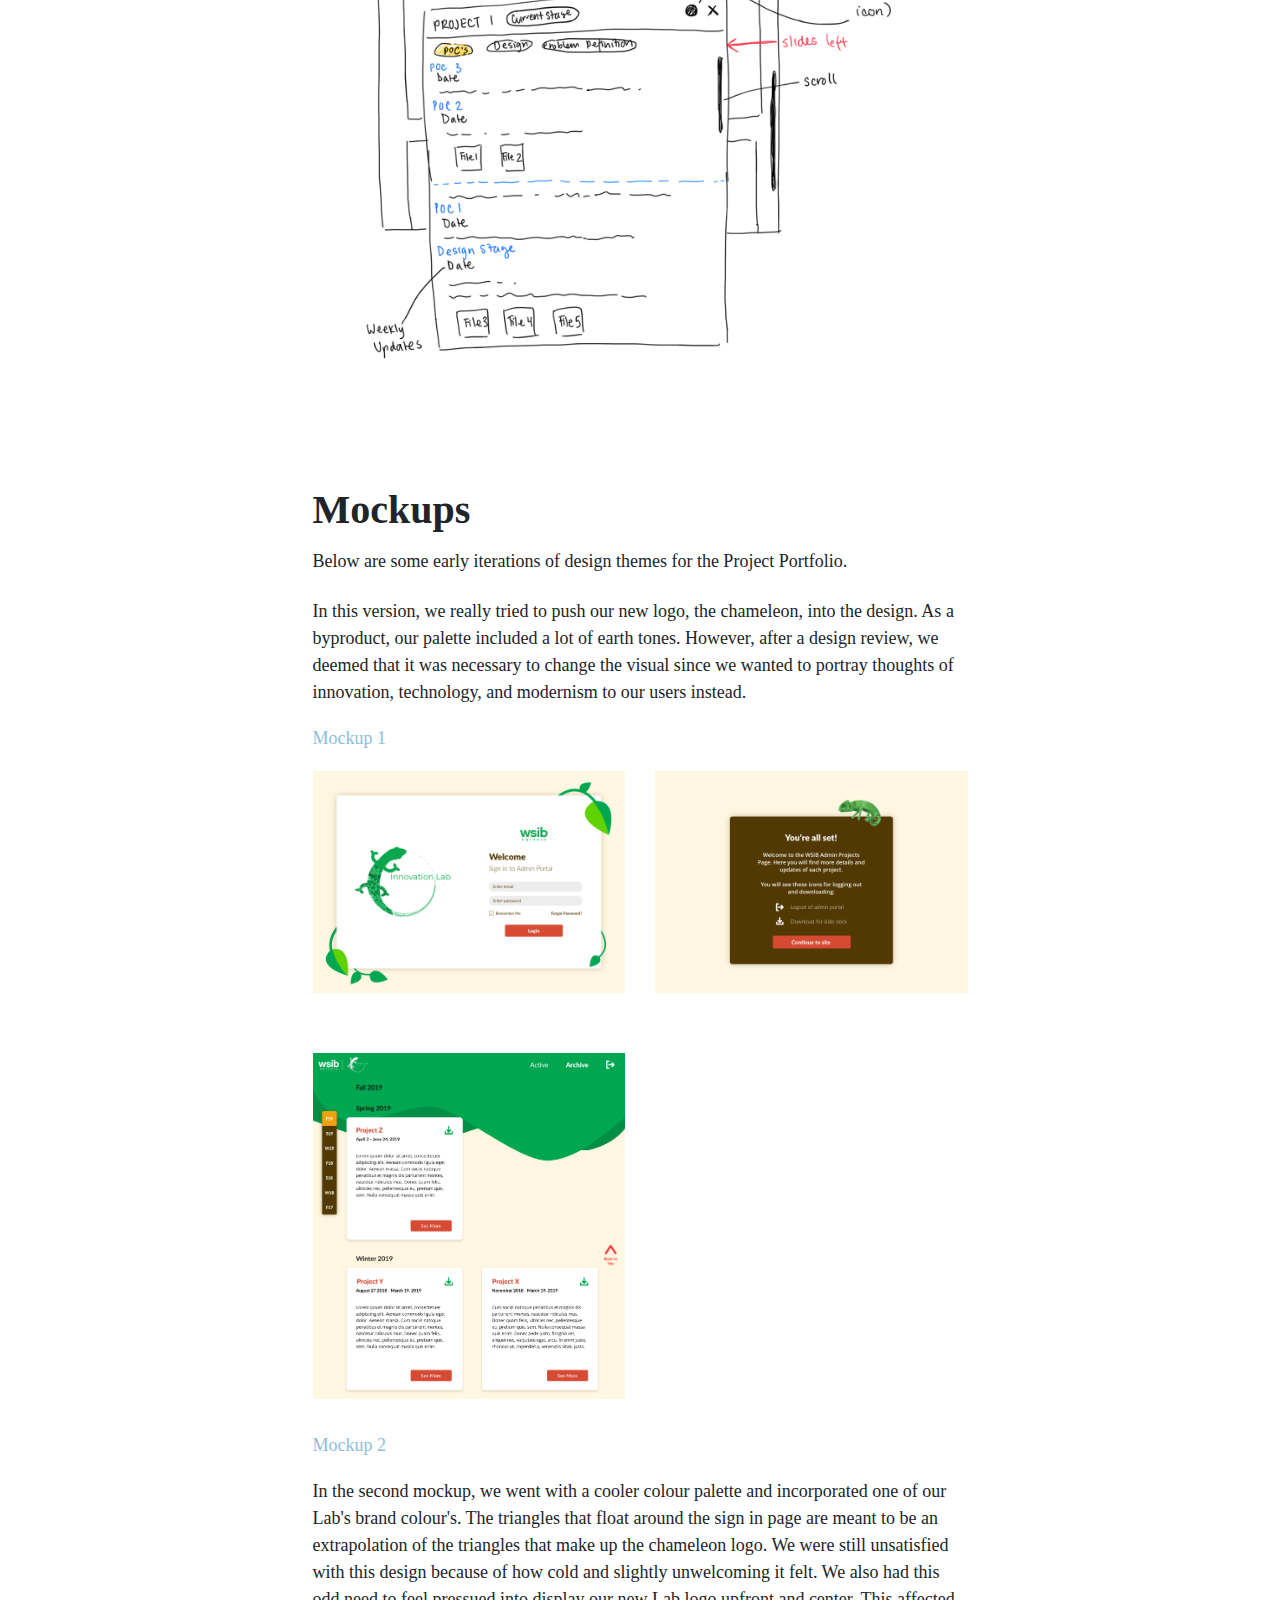
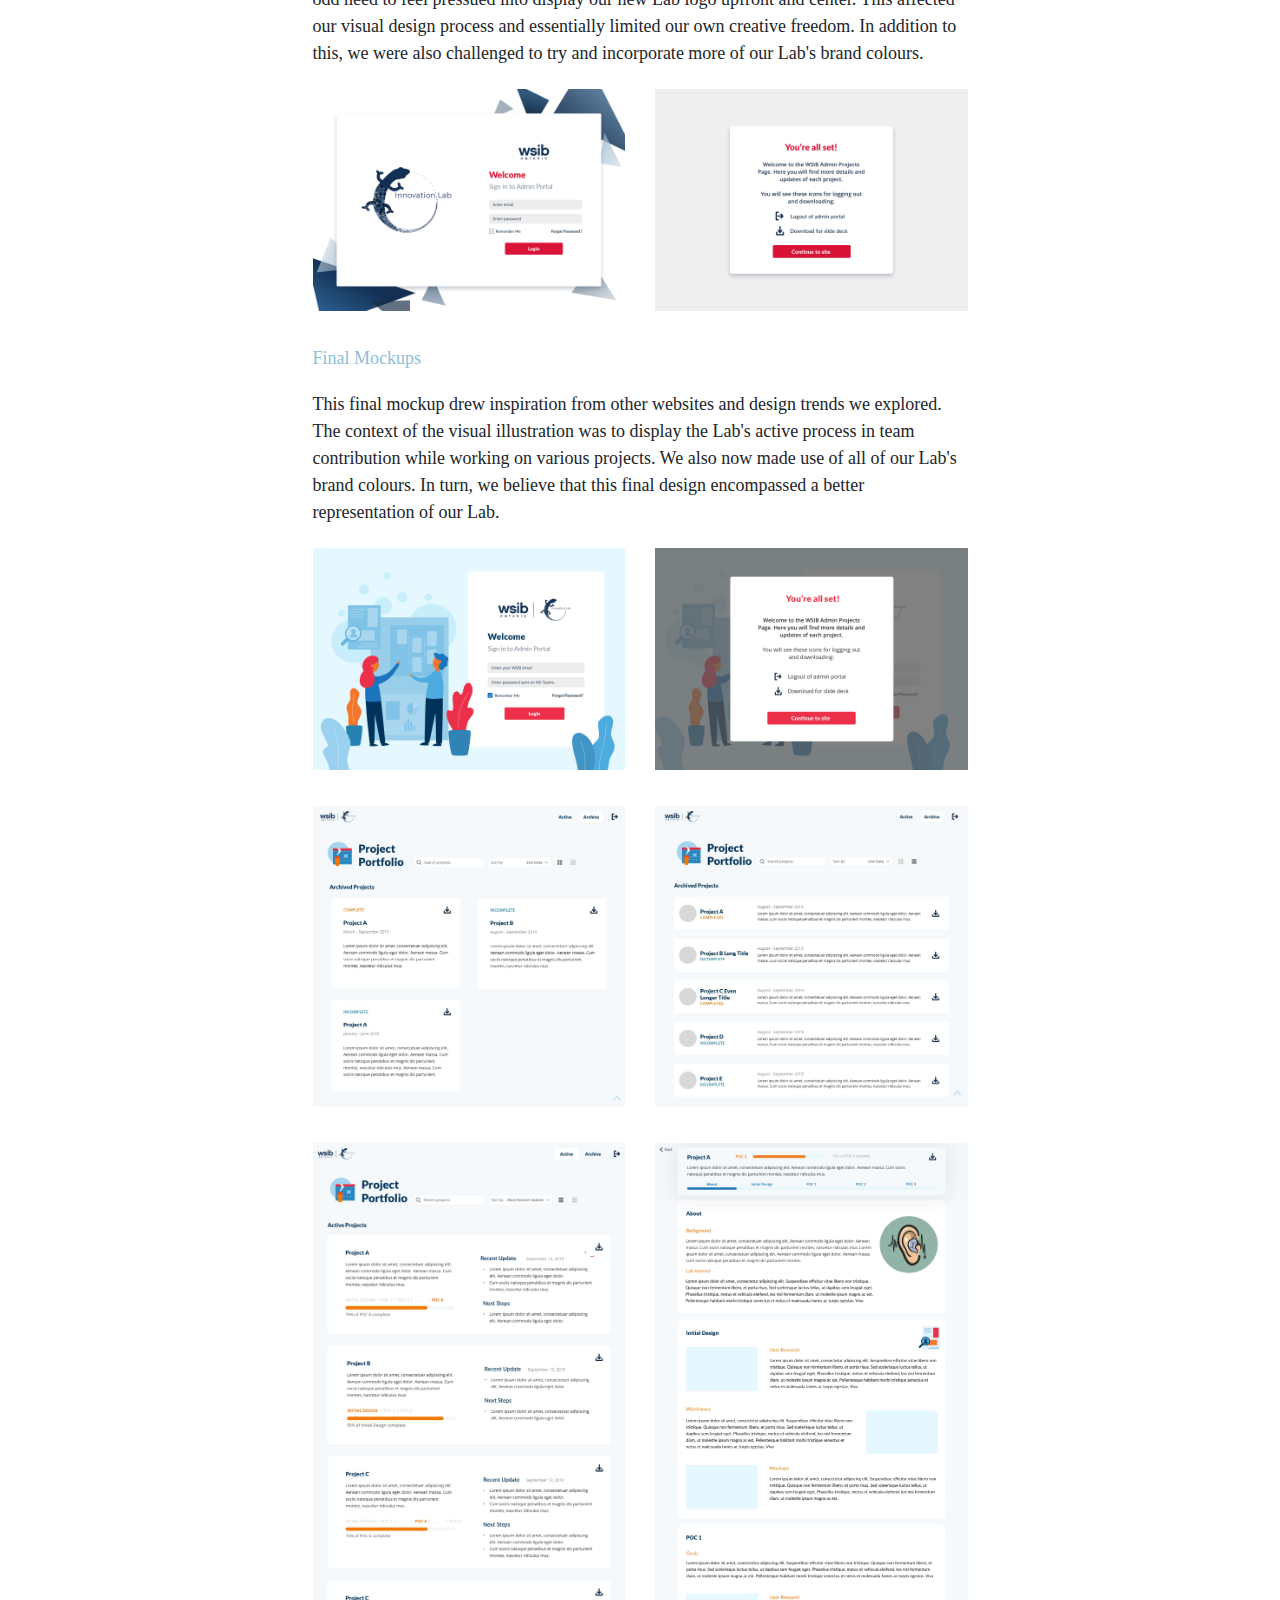
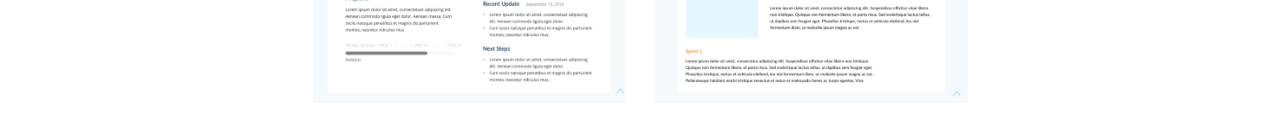
<file: Projects Portfolio.html>
<!doctype html>
<html lang="en">
  <head>
    <!-- Required meta tags -->
    <meta charset="utf-8">
    <meta name="viewport" content="width=device-width, initial-scale=1, shrink-to-fit=no">

    <!-- Bootstrap CSS -->
    <link rel="stylesheet" href="https://stackpath.bootstrapcdn.com/bootstrap/4.3.1/css/bootstrap.min.css" integrity="sha384-ggOyR0iXCbMQv3Xipma34MD+dH/1fQ784/j6cY/iJTQUOhcWr7x9JvoRxT2MZw1T" crossorigin="anonymous">
    <link rel="stylesheet" href="style.css">
    <link rel="icon" href="./images/Group 634.png">
    <title>brennan lo</title>
  </head>
  <body>
    <nav class="navbar navbar-expand-lg navbar-light">
      <a class="navbar-brand" href="about.html"><img class="b-logo" src="./images/b logo.svg"></a>
      <button class="navbar-toggler" type="button" data-toggle="collapse" data-target="#navbarNav" aria-controls="navbarNav" aria-expanded="false" aria-label="Toggle navigation">
        <span class="navbar-toggler-icon"></span>
      </button>
      <div class="collapse navbar-collapse" id="navbarNav">
        <div class="mr-auto"></div>
        <ul class="navbar-nav">
          <li class="nav-item active">
            <a class="nav-link" href="index.html">portfolio<span class="sr-only">(current)</span></a>
          </li>
          <li class="nav-item">
            <a class="nav-link" href="about.html">about</a>
          </li>
          <li class="nav-item">
            <a class="nav-link" href="Resume 2020.pdf" target="_blank">resume</a>
          </li>
        </ul>
      </div>
    </nav>
    <div class="container-fluid">
        <div class="main-content">
             <div class="banner">
                <img class="banner-pic" src="images/Projects Portfolio icon 2.jpg">
             </div>
        <div class="case-title">
            <h1 class="thicc"><span class="thicc-title">Projects Portfolio</span> — Building a space for WSIB executives</h1>
        </div>
        <div class="row case-info">
            <div class="col-8">
                <h5 class="case-space"><span class="case-colour">Company</span> / <span class="lcc">WSIB Innovation Lab</span></h5>
                <h5 class="case-space"><span class="case-colour">Design</span> / <span class="lcc">Brennan Lo (me) & Christina Ru</span></h5>
                <h5 class="case-space"><span class="case-colour">Development</span> / <span class="lcc">Team of 4 developers</span></h5>
                <h5 class="case-space"><span class="case-colour">Tools</span> / <span class="lcc">Sketch, Illustrator, Zeplin</span></h5>
                <h5 class="case-space"><span class="case-colour">Timeline</span> / <span class="lcc">2 Weeks</span></h5>
            </div>
        </div>

        <div class="overview">
            <h1 class="case-header">Overview</h1>
            <p class="body-text">
                The WSIB Lab is always working on a variety of projects that are of interest to corporate WSIB executives. During monthly meetings,
                 these projects are discussed in-depth with corporate executives in order to inform them of updates, next steps, and whether 
                 or not there needs to be a pivot in terms of Lab work.  
            </p>
            <p class="body-text">
                However, there is a limited amount of time where corporate executives are able to receive updates and information about our Lab's projects.
                Outside of monthly meetings, the only way for them to be informed of updates is via email communication.
            </p>
        </div>
        
        <div class="problem">
            <h1 class="case-header">Problem</h1>
            <p class="body-text">Corporate executives have busy work lives, and need a quick, convenient and easy way to view the Lab's current projects.
            </p>
        </div>
        
        <div class="goal">
            <h1 class="case-header">Goal</h1>
            <p class="body-text">Build a web application that will allow WSIB executives to easily access digestible information on projects.</p>
          </div>

        <div class="ideation">
            <h1 class="case-header">Key Considerations</h1>
            <p class="body-text">As a young innovation lab, our current projects didn't have a definitive development lifecycle yet. So, moving forward, the Lab team decided
                on what should normally be included during the start to end of a project. This would help build consistency while viewing different projects.
            </p>
            <div class="pic-span-12">
                <div class="row">
                  <div class="col-12">
                      <img class="persona" src="images/development lifecycle.png">
                  </div>
        </div>
        </div>
        <p class="body-text">Another factor to consider was our primary users. We needed to design a layout that was simple to use and understand since not all users
            were as technically proficient as others. 
        </p>
        </div>

        <div class="wireframes">
            <h1 class="case-header">Wireframes</h1>
            <p class="body-text">Once we decided upon the development lifecycles of projects, we started sketching out possible layouts to display our projects. In the early
                designs, we had a card layout that would act as a popout overlay to view more in-depth information about the selected project. However, the problem with this layout was 
                that it didn't take advantage of using full screen real-estate, which was especially important since we were displaying a lot of information.
            </p>
            <div class="pic-span-12">
                <div class="row">
                  <div class="col-12">
                      <img class="persona" src="images/wireframespp.png">
                  </div>

        <div class="mockups">
            <h1 class="case-header">Mockups</h1>
            <p class="body-text">
                Below are some early iterations of design themes for the Project Portfolio.
            </p>
            <p class="body-text">
                In this version, we really tried to push our new logo, the chameleon, into the design. As a byproduct, our palette included a lot of earth tones.
                However, after a design review, we deemed that it was necessary to change the visual since we wanted to portray thoughts of innovation, technology,
                and modernism to our users instead.
            </p>
            <h5 class="case-space"><span class="case-colour">Mockup 1</span></h5>
            <div class="pic-span-12">
                <div class="row">
                  <div class="col-6">
                      <img class="persona" src="images/wireframesv1_signin.jpg">
                  </div>
                  <div class="col-6">
                    <img class="persona" src="images/wireframesv1_welcome.jpg">
                </div>
                </div>
                <div class="row">
                    <div class="col-6">
                        <img class="wireframecard1" src="images/wireframecards1.png">
                    </div> 
                </div>
                </div>
                <h5 class="case-space"><span class="case-colour">Mockup 2</span></h5>
                <p class="body-text">
                    In the second mockup, we went with a cooler colour palette and incorporated one of our Lab's brand colour's. The triangles that float around the sign in page 
                    are meant to be an extrapolation of the triangles that make up the chameleon logo. We were still unsatisfied with this design because of how cold and slightly 
                    unwelcoming it felt. We also had this odd need to feel pressued into display our new Lab logo upfront and center. This affected our visual design process and
                    essentially limited our own creative freedom. In addition to this, we were also challenged to try and incorporate more of our Lab's brand colours.
                </p>
                <div class="pic-span-12">
                    <div class="row">
                      <div class="col-6">
                          <img class="persona" src="images/mockupv2_signin.jpg">
                      </div>
                      <div class="col-6">
                        <img class="persona" src="images/mockupv2_welcome.jpg">
                    </div>
                    </div>
                </div>
                <h5 class="case-space"><span class="case-colour">Final Mockups</span></h5>
                <p class="body-text">
                    This final mockup drew inspiration from other websites and design trends we explored. The context of the visual illustration was to display the Lab's active process in team contribution while working on various projects. 
                    We also now made use of all of our Lab's brand colours. In turn, we believe that this final design encompassed a better representation of our Lab.
                </p>
                <div class="pic-span-12">
                    <div class="row">
                      <div class="col-6">
                          <img class="persona" src="images/Finalmockup.jpg">
                      </div>
                      <div class="col-6">
                        <img class="persona" src="images/finalmockup_welcome.jpg">
                    </div>
                    </div>
                    <div class="row">
                        <div class="col-6">
                            <img class="persona" src="images/pp-archivedprojects.png">
                        </div>
                        <div class="col-6">
                          <img class="persona" src="images/pp-thinrows.jpg">
                      </div>
                      </div>
                      <div class="row">
                        <div class="col-6">
                            <img class="persona" src="images/pp-thickrows.png">
                        </div>
                        <div class="col-6">
                          <img class="persona" src="images/pp-insideproject.png">
                      </div>
                      </div>
                </div>   
                </div>
</file>
<file: style.css>
@import url('https://rsms.me/inter/inter.css');
html { font-family: 'Inter', sans-serif; }
@supports (font-variation-settings: normal) {
  html { font-family: 'Inter var', sans-serif; }
}
.body{
    margin-left: auto;
    margin-right: auto;
    max-width: 1440px;
}
.b-logo{
    width: 50%;
    height: auto;
}
.navbar{
    padding: 5% 25% 0 25%;
    font-family: 'inter';
}
.navbar-brand:hover{
    opacity: 60%;
}
.nav-item .nav-link{
    margin-left: 1.5em;
    margin-right: 1.5em;
    font-family: 'inter';
}
.nav-item :active{
    color: #8EBED9;
}

.hero{
    padding-left: 25%;
    padding-top: 8%;
    padding-bottom: 2%;
    font-family:"inter";
}
.my-name{
    font-weight: 600;
}
.intro{
    padding-left: 25%;
    padding-right: 25%;
}
.blurb{
    font-weight: 350;
    padding-top: 1%;
}
#wsibIB{
    color:#8EBED9;
    font-weight: 600;
}
#wsibproj1{
    padding-left: 0;
}
#wsibproj2{
    padding-right: 0;
}
.projects{
    padding-top: 5%;
    padding-left: 25%;
    padding-right: 25%;
    padding-bottom: 5%;
}
.projects img{
    width: 100%;
    height: auto; 
}
.csr{
    margin-top: 5%;
    padding-left: 15%;
    
}
.description{
    margin-top: 5%;
    font-weight: 350;
}
.name-colour{
    background: #8EBED9;
    padding: 9px;
}
.main-content{
    padding: 3% 25% 0 25%;
}
.banner-pic{
    width: 100%;
    height: auto;
    padding-bottom: 8%;
}
.case-title{
    font-family: "inter";
}
.thicc{
    font-weight: 600;
    text-align: left;
}
.thicc-title{
    color: #8EBED9;
}
.case-colour{
    color: #8EBED9;
}
.lcc{
    font-weight: 400;
}
.case-info{
    padding-top: 5%;
}
.case-space{
    padding: 1% 0 1% 0;
    font-size: 18px;
}
.overview, .problem, .goal, .research, .empathize, .poc1, .poc2, .next-steps, .ideation, .wireframes, .mockups{
    padding-top: 10%;
    font-family: "inter";
    
}
.body-text{
    font-size: 18px;
    font-family:"inter";
    padding-top: 1%;
}
.case-header{
    font-weight:600;
}
.case-subheader{
    font-weight: 700;
    font-family: "inter";
    font-size: 18px;
    color: #8EBED9;
}
#claims-process{
    width: 100%;
    height: auto;
}
#triage{
    width: 100%;
    height: auto;
}
.caption{
    font-size: 12px;
    color: #a8a8a8;
}
#csr{
    color: #8EBED9;
    font-weight: 600;
}
.job-title{
    font-weight: 700;
    font-family: "inter";
    font-size: 18px;
    color: #8EBED9;
}
.bullets{
    font-family: "inter";
    font-size: 18px;
}
.persona{
    width: 100%;
    height: auto;
    padding-top: 2%;
    padding-bottom: 30px;
}
.persona-comparison{
    width: 100%;
    height: auto;
    padding-top: 2%;
    padding-bottom: 6%;
}
.journey-maps{
    width: 100%;
    height: auto;
    padding-top: 2%;
    padding-bottom: 2%;
}
#general-process{
    width: 100%;
    height: auto;
    padding-top: 2%;
    padding-bottom: 2%;
}
#invision{
    color: #ff3366;
    font-weight: 600;
}
#me{
    width: 100%;
    height: auto;
    padding-top: 20%;
}
.about-section{
    padding-top: 10%;
}
.hello-eyes{
    font-size: 51px;
    padding-bottom: 5%;
}
.about-text{
    
}
#footer-text{
    text-align: center;
    padding: 5% 25% 0 25%;
}
#footer-name{
    color: #8EBED9;
}
#soon-time{
    font-style: italic;
    font-size: 15px;
}
#csrtemp{
    font-family: "inter";
    font-weight: 500; 
}
#projport{
    font-family: "inter";
    font-weight: 500;
}
.proj1{
    padding-bottom: 20px;
}
.proj1:hover{
    opacity: 60%;
}
.wireframecard1{
    width: 100%;
    height: auto;
    padding-top: 30px;
    padding-bottom: 30px;
}
</file>
